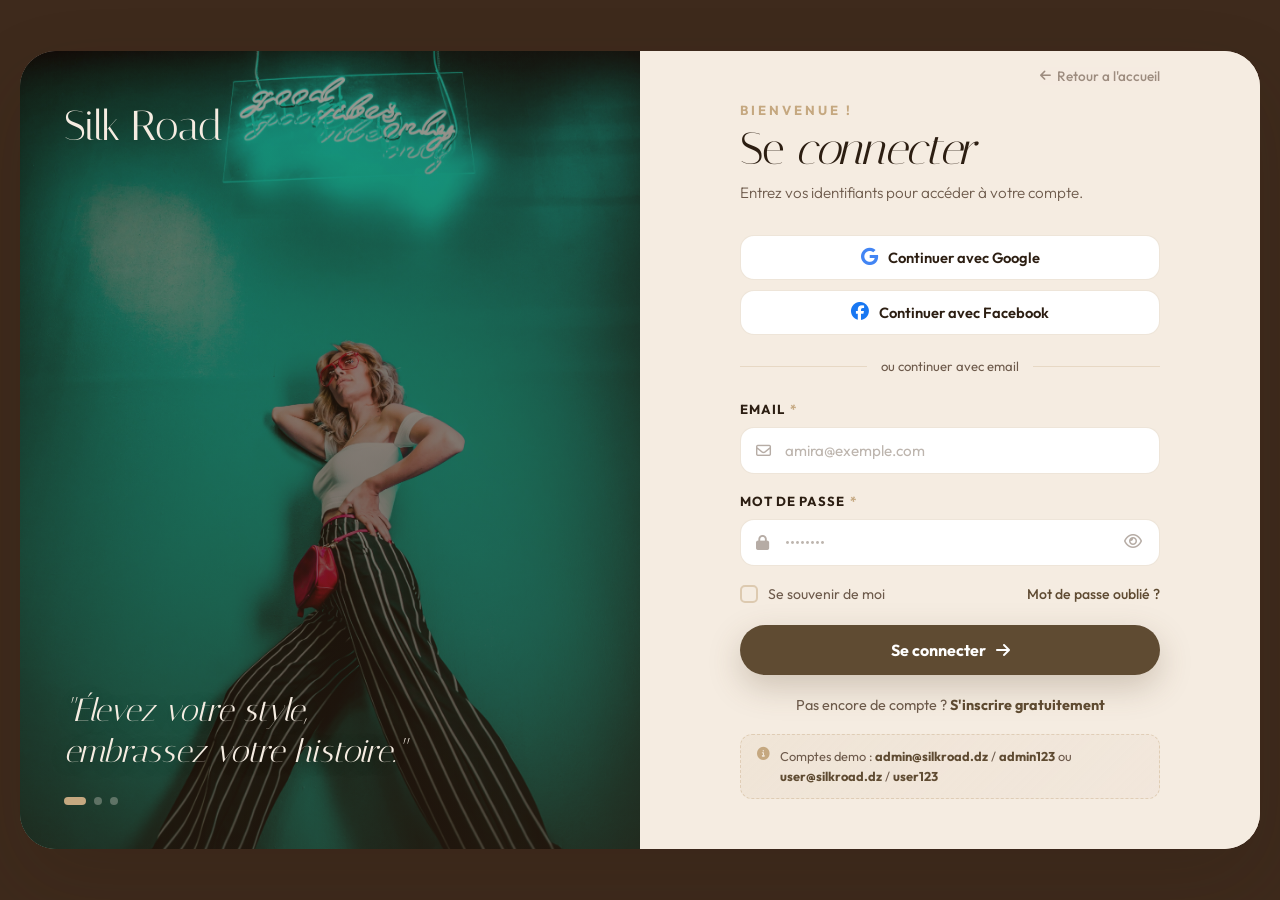
<file: auth/Connexion.html>
<!DOCTYPE html>
<html lang="fr">

<head>
  <meta charset="UTF-8">
  <meta name="viewport" content="width=device-width, initial-scale=1.0">
  <title>Silk Road | Connexion</title>
  <link rel="preconnect" href="https://fonts.googleapis.com">
  <link rel="preconnect" href="https://fonts.gstatic.com" crossorigin>
  <link href="https://fonts.googleapis.com/css2?family=Italiana&family=Outfit:wght@300;400;500;600;700&display=swap"
    rel="stylesheet">
  <link rel="icon" type="image/png" href="../images accueil/Logo.png">
  <link rel="stylesheet" href="https://cdnjs.cloudflare.com/ajax/libs/font-awesome/6.5.0/css/all.min.css">
  <link rel="stylesheet" href="Auth.css">
</head>

<body>
 
  <div class="page-wrapper">
    <div class="auth-canvas">
      <div class="auth-grid">
        <div class="auth-visual">
          <div class="visual-overlay"></div>
          <img src="../images accueil/image1.jpg" alt="Silk Road" class="visual-img">
          <div class="visual-content">
            <a href="../index.html" class="visual-logo">Silk Road</a>
            <div class="visual-quote">
              <blockquote>"Élevez votre style,<br>embrassez votre histoire."</blockquote>
              <div class="quote-dots"><span class="dot active"></span><span class="dot"></span><span class="dot"></span>
              </div>
            </div>
          </div>
        </div>
        <div class="auth-form-panel">
          <div class="auth-form-inner">
            <a href="../index.html" class="back-home-btn">
              <i class="fa-solid fa-arrow-left"></i>
                Retour a l'accueil
            </a>
            <div class="mobile-logo"><a href="../index.html" class="logo-link-mobile">Silk Road</a></div>
            <div class="form-header"><span class="form-subtitle">Bienvenue !</span>
              <h1 class="form-title">Se <em class="italic">connecter</em></h1>
              <p class="form-desc">Entrez vos identifiants pour accéder à votre compte.</p>
            </div>
            <div class="social-login">
              <button class="social-btn" type="button"><i class="fa-brands fa-google"></i> Continuer avec
                Google</button>
              <button class="social-btn" type="button"><i class="fa-brands fa-facebook"></i> Continuer avec
                Facebook</button>
            </div>
            <div class="divider-text"><span>ou continuer avec email</span></div>
            <form id="login-form" novalidate>
              <div class="form-group">
                <label class="form-label" for="email">Email <span class="required">*</span></label>
                <div class="input-wrap"><i class="fa-regular fa-envelope input-icon"></i><input type="email" id="email"
                    class="form-input" placeholder="amira@exemple.com" autocomplete="email"></div>
                <span class="error-msg" id="email-error">Veuillez entrer une adresse email valide.</span>
              </div>
              <div class="form-group">
                <label class="form-label" for="password">Mot de passe <span class="required">*</span></label>
                <div class="input-wrap"><i class="fa-solid fa-lock input-icon"></i><input type="password" id="password"
                    class="form-input" placeholder="••••••••" autocomplete="current-password"><button type="button"
                    class="toggle-pw" id="toggle-pw" aria-label="Afficher le mot de passe"><i class="fa-regular fa-eye"
                      id="pw-eye-icon"></i></button></div>
                <span class="error-msg" id="password-error">Le mot de passe doit contenir au moins 6 caractères.</span>
              </div>
              <div class="form-row-inline">
                <label class="checkbox-label"><input type="checkbox" id="remember-me" class="checkbox-input"><span
                    class="checkbox-custom"></span> Se souvenir de moi</label>
                <a href="#" class="forgot-link">Mot de passe oublié ?</a>
              </div>
              <div class="alert alert-error" id="login-error" style="display:none;"><i
                  class="fa-solid fa-circle-exclamation"></i><span id="login-error-msg">Identifiants incorrects.
                  Veuillez réessayer.</span></div>
              <div class="alert alert-success" id="login-success" style="display:none;"><i
                  class="fa-solid fa-circle-check"></i><span>Connexion réussie ! Redirection en cours...</span></div>
              <button type="submit" class="submit-btn" id="submit-btn"><span id="btn-text">Se connecter</span><i
                  class="fa-solid fa-arrow-right" id="btn-icon"></i></button>
            </form>
            <p class="auth-switch">Pas encore de compte ? <a href="Inscription.html" class="auth-switch-link">S'inscrire
                gratuitement</a></p>
            <div class="demo-hint"><i class="fa-solid fa-circle-info"></i><span>Comptes demo :
                <strong>admin@silkroad.dz</strong> / <strong>admin123</strong> ou <strong>user@silkroad.dz</strong> /
                <strong>user123</strong></span></div>
          </div>
        </div>
      </div>
    </div>
  </div>
  <script src="Connexion.js"></script>
</body>

</html>
</file>
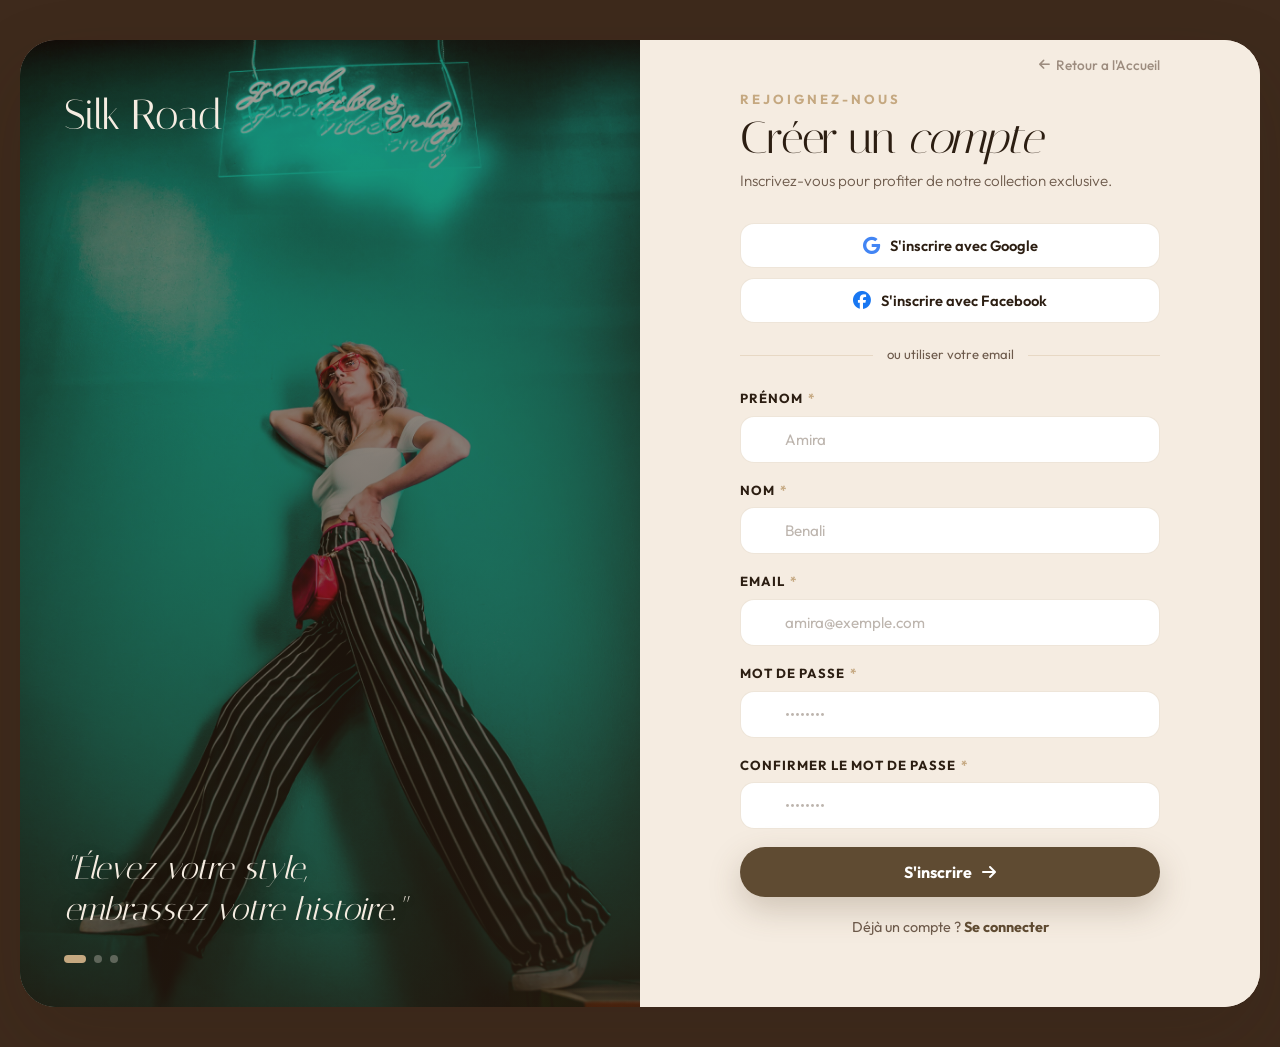
<file: auth/Inscription.html>
<!DOCTYPE html>
<html lang="fr">

<head>
  <meta charset="UTF-8">
  <meta name="viewport" content="width=device-width, initial-scale=1.0">
  <title>Silk Road | Inscription</title>
  <link rel="preconnect" href="https://fonts.googleapis.com">
  <link rel="preconnect" href="https://fonts.gstatic.com" crossorigin>
  <link href="https://fonts.googleapis.com/css2?family=Italiana&family=Outfit:wght@300;400;500;600;700&display=swap"
    rel="stylesheet">
    <link rel="icon" type="image/png" href="../images accueil/Logo.png">
  <link rel="stylesheet" href="https://cdnjs.cloudflare.com/ajax/libs/font-awesome/6.5.0/css/all.min.css">
  <link rel="stylesheet" href="Auth.css">
</head>

<body>
  <div class="page-wrapper">
    <div class="auth-canvas">
      <div class="auth-grid">
        <div class="auth-visual">
          <div class="visual-overlay"></div>
          <img src="../images accueil/image1.jpg" alt="Silk Road" class="visual-img">
          <div class="visual-content">
            <a href="../index.html" class="visual-logo">Silk Road</a>
            <div class="visual-quote">
              <blockquote>"Élevez votre style,<br>embrassez votre histoire."</blockquote>
              <div class="quote-dots"><span class="dot active"></span><span class="dot"></span><span class="dot"></span>
              </div>
            </div>
          </div>
        </div>
        <div class="auth-form-panel">
          <div class="auth-form-inner">
            <a href="../index.html" class="back-home-btn">
              <i class="fa-solid fa-arrow-left"></i>
                Retour a l'Accueil
            </a>
            <div class="mobile-logo"><a href="../index.html" class="logo-link-mobile">Silk Road</a></div>
            <div class="form-header"><span class="form-subtitle">Rejoignez-nous</span>
              <h1 class="form-title">Créer un <em class="italic">compte</em></h1>
              <p class="form-desc">Inscrivez-vous pour profiter de notre collection exclusive.</p>
            </div>
            <div class="social-login">
              <button class="social-btn" type="button"><i class="fa-brands fa-google"></i> S'inscrire avec
                Google</button>
              <button class="social-btn" type="button"><i class="fa-brands fa-facebook"></i> S'inscrire avec
                Facebook</button>
            </div>
            <div class="divider-text"><span>ou utiliser votre email</span></div>
            <form id="register-form" novalidate>
              <div class="form-row">
                <div class="form-group"><label class="form-label" for="prenom">Prénom <span
                      class="required">*</span></label><input type="text" id="prenom" class="form-input"
                    placeholder="Amira"></div>
                <div class="form-group"><label class="form-label" for="nom">Nom <span
                      class="required">*</span></label><input type="text" id="nom" class="form-input"
                    placeholder="Benali"></div>
              </div>
              <div class="form-group"><label class="form-label" for="email">Email <span
                    class="required">*</span></label><input type="email" id="email" class="form-input"
                  placeholder="amira@exemple.com"></div>
              <div class="form-group"><label class="form-label" for="password">Mot de passe <span
                    class="required">*</span></label><input type="password" id="password" class="form-input"
                  placeholder="••••••••"><span class="error-msg">Minimum 6 caractères, une majuscule, une minuscule, un
                  chiffre.</span></div>
              <div class="form-group"><label class="form-label" for="confirm-password">Confirmer le mot de passe <span
                    class="required">*</span></label><input type="password" id="confirm-password" class="form-input"
                  placeholder="••••••••"></div>
              <div class="alert alert-error" id="register-error" style="display:none;"><i
                  class="fa-solid fa-circle-exclamation"></i><span>Erreur d'inscription.</span></div>
              <div class="alert alert-success" id="register-success" style="display:none;"><i
                  class="fa-solid fa-circle-check"></i><span>Inscription réussie ! Redirection...</span></div>
              <button type="submit" class="submit-btn">S'inscrire <i class="fa-solid fa-arrow-right"></i></button>
            </form>
            <p class="auth-switch">Déjà un compte ? <a href="Connexion.html" class="auth-switch-link">Se connecter</a>
            </p>
          </div>
        </div>
      </div>
    </div>
  </div>
  <script src="Inscription.js"></script>
</body>

</html>
</file>
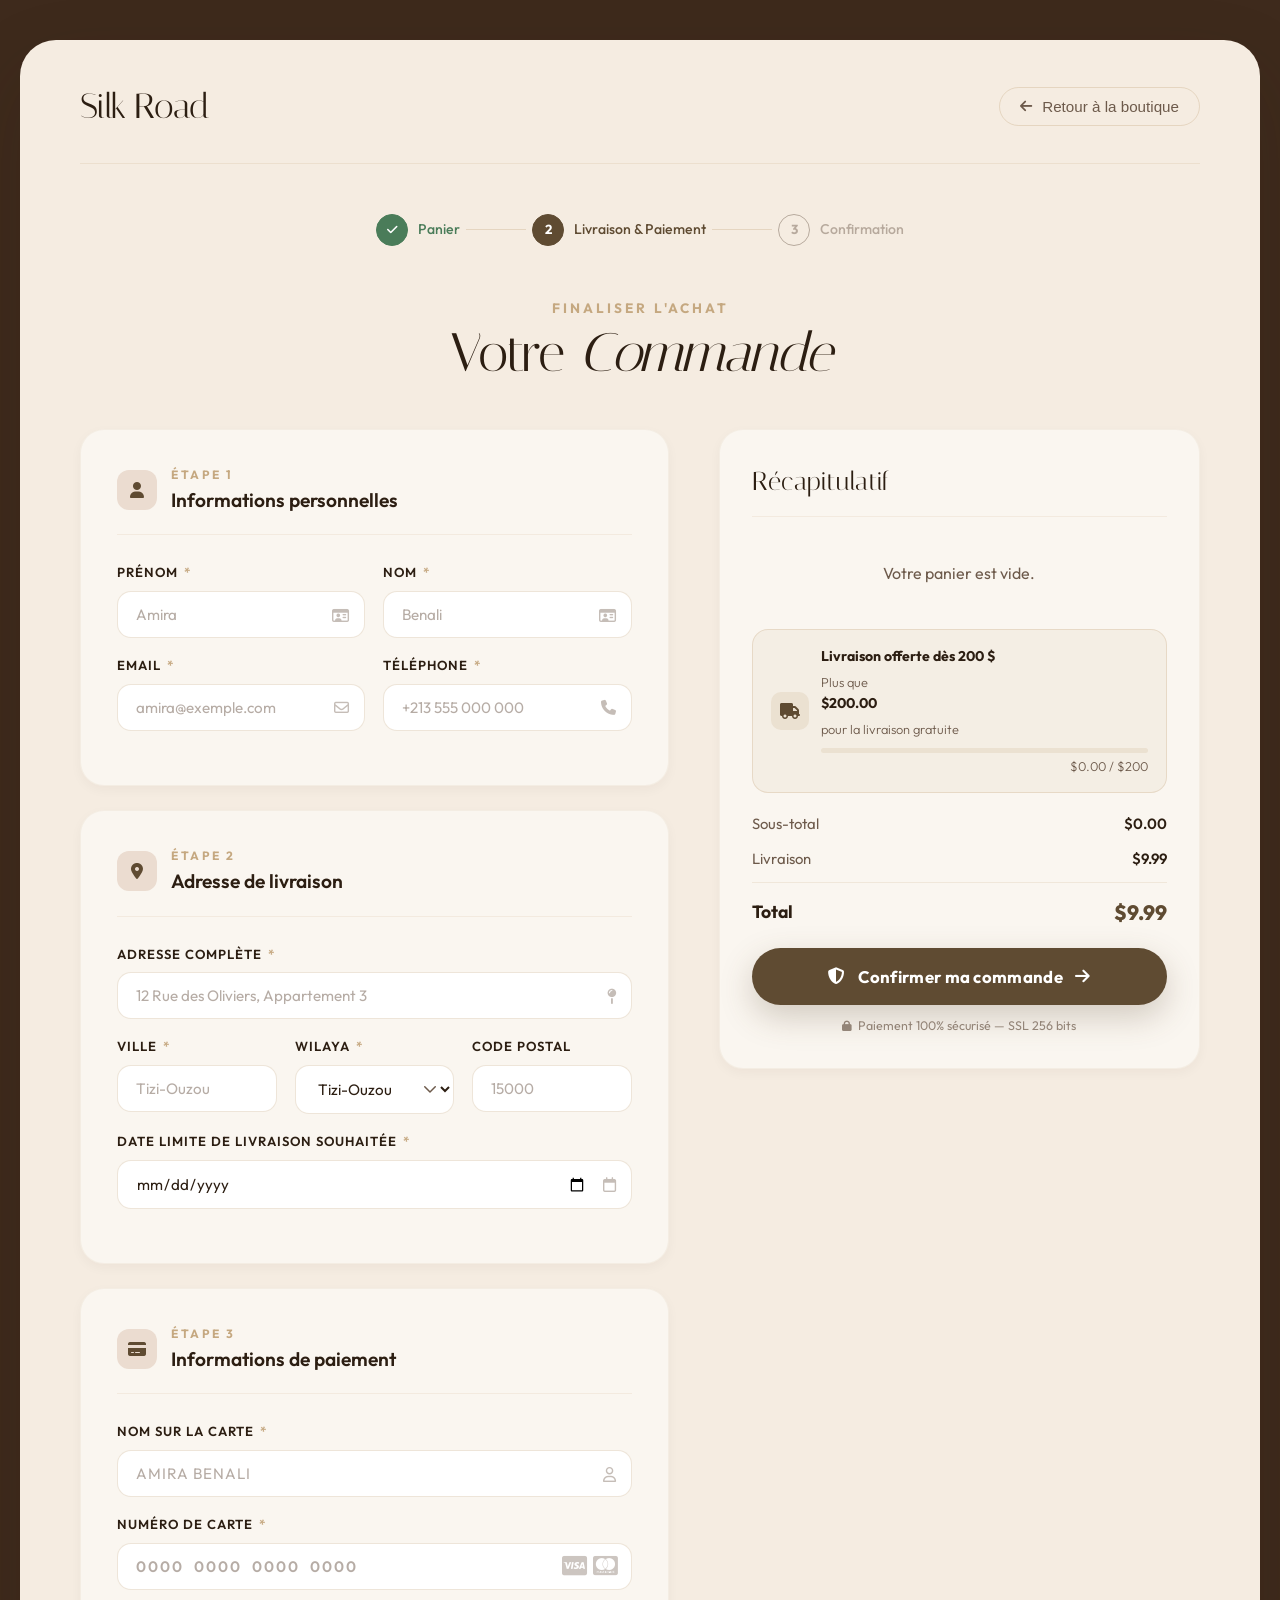
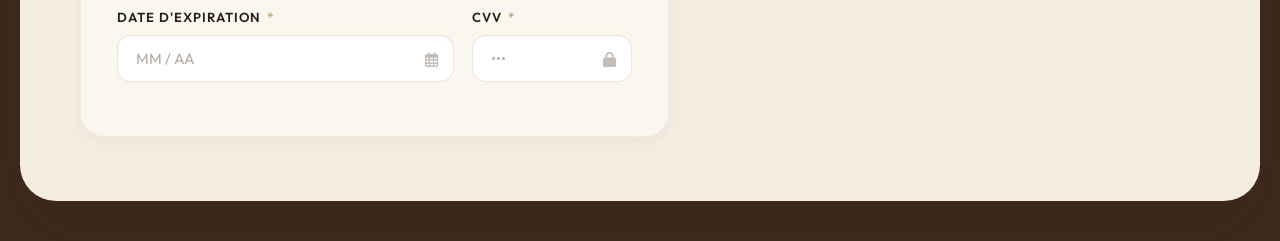
<file: commande/Commande.html>
<!DOCTYPE html>
<html lang="fr">

<head>
  <meta charset="UTF-8">
  <meta name="viewport" content="width=device-width, initial-scale=1.0">
  <title>Silk Road | Finaliser ma commande</title>


  <link rel="preconnect" href="https://fonts.googleapis.com">
  <link rel="preconnect" href="https://fonts.gstatic.com" crossorigin>
  <link href="https://fonts.googleapis.com/css2?family=Italiana&family=Outfit:wght@300;400;500;600;700&display=swap"
    rel="stylesheet">
  <link rel="icon" type="image/png" href="../images accueil/Logo.png">
  <link rel="stylesheet" href="https://cdnjs.cloudflare.com/ajax/libs/font-awesome/6.5.0/css/all.min.css"
    crossorigin="anonymous" referrerpolicy="no-referrer" />


  <link rel="stylesheet" href="Commande.css">
</head>

<body>

  <div class="page-wrapper">
    <div class="boutique-canvas">


      <header class="navbar">
        <a href="../index.html" class="logo-link">Silk Road</a>
        <a href="../Produit/Produit.html"><button class="back-btn">
            <i class="fa-solid fa-arrow-left" style="font-size:14px;"></i>
            Retour à la boutique
          </button></a>
      </header>


      <div class="steps-bar">
        <div class="step done">
          <div class="step-num"><i class="fa-solid fa-check" style="font-size:12px;"></i></div>
          <span>Panier</span>
        </div>
        <div class="step-connector"></div>
        <div class="step active">
          <div class="step-num">2</div>
          <span>Livraison &amp; Paiement</span>
        </div>
        <div class="step-connector"></div>
        <div class="step" id="step-confirm">
          <div class="step-num">3</div>
          <span>Confirmation</span>
        </div>
      </div>


      <div class="page-header">
        <span class="page-subtitle">Finaliser l'achat</span>
        <h1 class="page-title">Votre <em class="italic">Commande</em></h1>
      </div>


      <div class="checkout-grid">


        <div class="checkout-form">


          <div class="form-section">
            <div class="section-head">
              <div class="section-icon"><i class="fa-solid fa-user"></i></div>
              <div>
                <span class="section-label">Étape 1</span>
                <div class="section-title">Informations personnelles</div>
              </div>
            </div>
            <div class="form-row">
              <div class="form-group">
                <label class="form-label" for="prenom">Prénom <span class="required">*</span></label>
                <div class="input-wrap">
                  <input type="text" id="prenom" class="form-input" placeholder="Amira" autocomplete="given-name">
                  <i class="fa-regular fa-id-card input-icon"></i>
                </div>
              </div>
              <div class="form-group">
                <label class="form-label" for="nom">Nom <span class="required">*</span></label>
                <div class="input-wrap">
                  <input type="text" id="nom" class="form-input" placeholder="Benali" autocomplete="family-name">
                  <i class="fa-regular fa-id-card input-icon"></i>
                </div>
              </div>
            </div>
            <div class="form-row">
              <div class="form-group">
                <label class="form-label" for="email">Email <span class="required">*</span></label>
                <div class="input-wrap">
                  <input type="email" id="email" class="form-input" placeholder="amira@exemple.com"
                    autocomplete="email">
                  <i class="fa-regular fa-envelope input-icon"></i>
                </div>
              </div>
              <div class="form-group">
                <label class="form-label" for="phone">Téléphone <span class="required">*</span></label>
                <div class="input-wrap">
                  <input type="tel" id="phone" class="form-input" placeholder="+213 555 000 000" autocomplete="tel">
                  <i class="fa-solid fa-phone input-icon"></i>
                </div>
              </div>
            </div>
          </div>


          <div class="form-section">
            <div class="section-head">
              <div class="section-icon"><i class="fa-solid fa-location-dot"></i></div>
              <div>
                <span class="section-label">Étape 2</span>
                <div class="section-title">Adresse de livraison</div>
              </div>
            </div>
            <div class="form-row single">
              <div class="form-group">
                <label class="form-label" for="adresse">Adresse complète <span class="required">*</span></label>
                <div class="input-wrap">
                  <input type="text" id="adresse" class="form-input" placeholder="12 Rue des Oliviers, Appartement 3"
                    autocomplete="street-address">
                  <i class="fa-solid fa-map-pin input-icon"></i>
                </div>
              </div>
            </div>
            <div class="form-row triple">
              <div class="form-group">
                <label class="form-label" for="ville">Ville <span class="required">*</span></label>
                <input type="text" id="ville" class="form-input" placeholder="Tizi-Ouzou" autocomplete="address-level2">
              </div>
              <div class="form-group">
                <label class="form-label" for="wilaya">Wilaya <span class="required">*</span></label>
                <select id="wilaya" class="form-select">
                  <option value="">Sélectionner</option>
                  <option>Alger</option>
                  <option>Oran</option>
                  <option selected>Tizi-Ouzou</option>
                  <option>Constantine</option>
                  <option>Annaba</option>
                  <option>Béjaïa</option>
                  <option>Blida</option>
                  <option>Sétif</option>
                  <option>Sidi Bel Abbès</option>
                  <option>Batna</option>
                  <option>Biskra</option>
                  <option>Tlemcen</option>
                  <option>Médéa</option>
                  <option>Mostaganem</option>
                  <option>M'Sila</option>
                  <option>Mascara</option>
                  <option>Ouargla</option>
                  <option>Boumerdès</option>
                  <option>Tipaza</option>
                  <option>Aïn Defla</option>
                  <option>Naâma</option>
                  <option>Aïn Témouchent</option>
                  <option>Ghardaïa</option>
                  <option>Relizane</option>
                  <option>El Bayadh</option>
                  <option>Tissemsilt</option>
                  <option>El Oued</option>
                  <option>Khenchela</option>
                  <option>Souk Ahras</option>
                  <option>Tamanghasset</option>
                  <option>Tébessa</option>
                  <option>Illizi</option>
                  <option>Bordj Bou Arréridj</option>
                  <option>Bouira</option>
                  <option>Tamanrasset</option>
                  <option>Djelfa</option>
                  <option>Jijel</option>
                  <option>Skikda</option>
                  <option>Guelma</option>
                  <option>Laghouat</option>
                  <option>Oum El Bouaghi</option>
                  <option>Saïda</option>
                  <option>Chlef</option>
                  <option>El Tarf</option>
                  <option>Tiaret</option>
                  <option>Mila</option>
                  <option>Adrar</option>
                  <option>Tindouf</option>
                </select>
              </div>
              <div class="form-group">
                <label class="form-label" for="code-postal">Code postal</label>
                <input type="text" id="code-postal" class="form-input" placeholder="15000" autocomplete="postal-code">
              </div>
            </div>


            <div class="form-row single" style="margin-top: 6px;">
              <div class="form-group">
                <label class="form-label" for="date-livraison">Date limite de livraison souhaitée <span
                    class="required">*</span></label>
                <div class="input-wrap">
                  <input type="date" id="date-livraison" class="form-input" min="">
                  <i class="fa-regular fa-calendar input-icon"></i>
                </div>
                <div class="delivery-info-box" id="delivery-info">
                  <i class="fa-solid fa-truck-fast"></i>
                  <p>Votre commande sera livrée au plus tard le <strong id="delivery-date-display">—</strong>. Délai
                    estimé : <strong>3 à 7 jours ouvrables</strong> selon votre wilaya.</p>
                </div>
              </div>
            </div>
          </div>


          <div class="form-section">
            <div class="section-head">
              <div class="section-icon"><i class="fa-solid fa-credit-card"></i></div>
              <div>
                <span class="section-label">Étape 3</span>
                <div class="section-title">Informations de paiement</div>
              </div>
            </div>

            <div class="form-row single">
              <div class="form-group">
                <label class="form-label" for="card-holder">Nom sur la carte <span class="required">*</span></label>
                <div class="input-wrap">
                  <input type="text" id="card-holder" class="form-input" placeholder="AMIRA BENALI"
                    autocomplete="cc-name" style="text-transform:uppercase; letter-spacing: 1px;">
                  <i class="fa-regular fa-user input-icon"></i>
                </div>
              </div>
            </div>

            <div class="form-row single">
              <div class="form-group">
                <label class="form-label" for="card-number">Numéro de carte <span class="required">*</span></label>
                <div class="card-number-wrap">
                  <input type="text" id="card-number" class="form-input" placeholder="0000  0000  0000  0000"
                    maxlength="19" autocomplete="cc-number"
                    style="padding-right: 100px; letter-spacing: 2px; font-weight: 600;">
                  <div class="card-brand-icons">
                    <i class="fa-brands fa-cc-visa" id="icon-visa"></i>
                    <i class="fa-brands fa-cc-mastercard" id="icon-mc"></i>
                  </div>
                </div>
              </div>
            </div>

            <div class="form-row triple">
              <div class="form-group" style="grid-column: span 2;">
                <label class="form-label" for="card-expiry">Date d'expiration <span class="required">*</span></label>
                <div class="input-wrap">
                  <input type="text" id="card-expiry" class="form-input" placeholder="MM / AA" maxlength="7"
                    autocomplete="cc-exp">
                  <i class="fa-regular fa-calendar-days input-icon"></i>
                </div>
              </div>
              <div class="form-group">
                <label class="form-label" for="card-cvv">CVV <span class="required">*</span></label>
                <div class="input-wrap">
                  <input type="password" id="card-cvv" class="form-input" placeholder="•••" maxlength="4"
                    autocomplete="cc-csc">
                  <i class="fa-solid fa-lock input-icon"></i>
                </div>
              </div>
            </div>
          </div>

        </div>


        <div class="order-summary">
          <div class="summary-card">
            <h2 class="summary-title">Récapitulatif</h2>

            <div class="summary-items" id="summary-items">

            </div>


            <div class="shipping-banner not-free" id="shipping-banner">
              <div class="shipping-banner-icon"><i class="fa-solid fa-truck" id="banner-truck-icon"></i></div>
              <div class="shipping-banner-text">
                <strong id="banner-title">Livraison offerte dès 200 $</strong>
                <span id="banner-sub">Ajoutez <span id="banner-remaining">—</span> pour bénéficier de la livraison
                  gratuite</span>
                <div class="shipping-progress-wrap" id="progress-wrap">
                  <div class="shipping-progress-bar">
                    <div class="shipping-progress-fill" id="progress-fill" style="width:0%"></div>
                  </div>
                  <div class="shipping-progress-label"><span id="progress-label">0 $ / 200 $</span></div>
                </div>
              </div>
            </div>

            <div class="summary-lines">
              <div class="summary-line">
                <span class="label">Sous-total</span>
                <span class="value" id="subtotal-val">—</span>
              </div>
              <div class="summary-line" id="shipping-line">
                <span class="label">Livraison</span>
                <span class="value" id="shipping-val">—</span>
              </div>
              <div class="summary-line total-line">
                <span class="label">Total</span>
                <span class="value" id="total-val">—</span>
              </div>
            </div>

            <button class="submit-btn" id="submit-order">
              <i class="fa-solid fa-shield-halved"></i>
              Confirmer ma commande
              <i class="fa-solid fa-arrow-right"></i>
            </button>
            <p class="secure-note">
              <i class="fa-solid fa-lock" style="font-size:11px;"></i>
              Paiement 100% sécurisé — SSL 256 bits
            </p>
          </div>
        </div>

      </div>
    </div>
  </div>


  <div class="success-overlay" id="success-overlay">
    <div class="success-card">
      <div class="success-icon-wrap">
        <i class="fa-solid fa-check"></i>
      </div>
      <span class="success-tag">Commande confirmée</span>
      <h2 class="success-title">Merci pour votre <em>achat</em>!</h2>
      <p class="success-desc">
        Votre commande a bien été enregistrée. Vous recevrez un email de confirmation sous peu avec le suivi de votre
        livraison.
      </p>
      <div class="success-meta">
        <div class="success-meta-line">
          <span class="m-label">Commande N°</span>
          <span class="m-value" id="confirm-order-num">#SR-000000</span>
        </div>
        <div class="success-meta-line">
          <span class="m-label">Livraison estimée</span>
          <span class="m-value" id="confirm-delivery">—</span>
        </div>
        <div class="success-meta-line">
          <span class="m-label">Total payé</span>
          <span class="m-value" id="confirm-total">—</span>
        </div>
      </div>
      <div class="success-actions">
        <a href="../index.html" class="btn-primary-sm">
          <i class="fa-solid fa-bag-shopping" style="font-size:14px;"></i>
          Continuer mes achats
        </a>
        <button class="btn-secondary-sm" onclick="window.print()">
          <i class="fa-solid fa-print" style="font-size:14px;"></i>
          Imprimer
        </button>
      </div>
    </div>
  </div>


  <script src="Commande.js"></script>

</body>

</html>
</file>
<file: auth/Auth.css>
:root {
  --bg-dark-brown: #3E2A1C;
  --bg-canvas: #F5ECE1;
  --bg-card: #FAF6F0;
  --text-dark: #2C1E12;
  --text-muted: #6D5A4B;
  --accent-brown: #5F4B32;
  --accent-gold: #C5A880;
  --accent-pink: #EBDCD0;
  --white: #FFFFFF;
  --success: #4A7C59;
  --error: #c0392b;
  --font-serif: 'Italiana', serif;
  --font-sans: 'Outfit', sans-serif;
  --transition-smooth: all 0.4s cubic-bezier(0.25, 1, 0.5, 1);
  --transition-spring: all 0.5s cubic-bezier(0.175, 0.885, 0.32, 1.275);
  --shadow-premium: 0 32px 80px rgba(44, 30, 18, 0.16);
  --shadow-sm: 0 4px 12px rgba(44, 30, 18, 0.04);
}

* { box-sizing: border-box; margin: 0; padding: 0; }
html { scroll-behavior: smooth; font-size: 16px; }
body {
  font-family: var(--font-sans);
  background-color: var(--bg-dark-brown);
  color: var(--text-dark);
  min-height: 100vh;
  line-height: 1.5;
  overflow-x: hidden;
}

::-webkit-scrollbar { width: 8px; }
::-webkit-scrollbar-track { background: var(--bg-dark-brown); }
::-webkit-scrollbar-thumb { background: var(--accent-brown); border-radius: 4px; }

.page-wrapper {
  padding: 40px 20px;
  max-width: 1400px;
  margin: 0 auto;
  min-height: 100vh;
  display: flex;
  align-items: center;
  justify-content: center;
}

.back-home-btn {
  position: fixed;
  top: -35px;
  right: 0;
  display: flex;
  align-items: center;
  gap: 6px;
  color: var(--text-muted);
  text-decoration: none;
  font-size: 0.85rem;
  font-weight: 500;
  opacity: 0.65;
  transition: all 0.25s ease;
}

.back-home-btn i {
  font-size: 0.78rem;
  transition: transform 0.25s ease;
}

.back-home-btn:hover {
  opacity: 1;
  color: var(--text-dark);
}

.back-home-btn:hover i {
  transform: translateX(-3px);
}
.auth-canvas {
  width: 100%;
  background-color: var(--bg-canvas);
  border-radius: 36px;
  box-shadow: var(--shadow-premium);
  overflow: hidden;
  min-height: 680px;
}

.auth-grid {
  display: grid;
  grid-template-columns: 1fr 1fr;
  min-height: 680px;
}

.auth-visual {
  position: relative;
  overflow: hidden;
  background-color: var(--bg-dark-brown);
  min-height: 680px;
}

.visual-img {
  width: 100%;
  height: 100%;
  object-fit: cover;
  object-position: top center;
  position: absolute;
  inset: 0;
  transition: transform 8s ease;
}
.auth-visual:hover .visual-img { transform: scale(1.04); }

.visual-overlay {
  position: absolute;
  inset: 0;
  background: linear-gradient(
    160deg,
    rgba(44, 30, 18, 0.4) 0%,
    rgba(44, 30, 18, 0.75) 100%
  );
  z-index: 1;
}

.visual-content {
  position: absolute;
  inset: 0;
  z-index: 2;
  display: flex;
  flex-direction: column;
  justify-content: space-between;
  padding: 44px 44px;
}

.visual-logo {
  font-family: var(--font-serif);
  font-size: 2.6rem;
  color: var(--bg-canvas);
  text-decoration: none;
  font-weight: 500;
  letter-spacing: -1px;
  opacity: 0;
  transform: translateY(-20px);
  animation: fadeUp 0.8s cubic-bezier(0.25, 1, 0.5, 1) 0.2s forwards;
}

.visual-quote {
  opacity: 0;
  transform: translateY(20px);
  animation: fadeUp 0.8s cubic-bezier(0.25, 1, 0.5, 1) 0.5s forwards;
}

.visual-quote blockquote {
  font-family: var(--font-serif);
  font-size: 2rem;
  font-weight: 400;
  color: var(--bg-canvas);
  line-height: 1.3;
  font-style: italic;
  margin-bottom: 24px;
  text-shadow: 0 2px 20px rgba(0,0,0,0.3);
}

.quote-dots { display: flex; gap: 8px; }
.dot {
  width: 8px; height: 8px;
  border-radius: 50%;
  background-color: rgba(245, 236, 225, 0.3);
  transition: var(--transition-smooth);
}
.dot.active { background-color: var(--accent-gold); width: 22px; border-radius: 4px; }

.auth-form-panel {
  display: flex;
  align-items: center;
  justify-content: center;
  padding: 50px 60px;
  background-color: var(--bg-canvas);
  overflow-y: auto;
}

.auth-form-inner {
  position: relative;
  width: 100%;
  max-width: 420px;
  opacity: 0;
  transform: translateX(30px);
  animation: slideIn 0.7s cubic-bezier(0.25, 1, 0.5, 1) 0.3s forwards;
}

@keyframes slideIn { to { opacity: 1; transform: translateX(0); } }
@keyframes fadeUp  { to { opacity: 1; transform: translateY(0); } }


.mobile-logo { display: none; margin-bottom: 30px; }
.logo-link-mobile {
  font-family: var(--font-serif);
  font-size: 2rem;
  color: var(--text-dark);
  text-decoration: none;
}


.form-header { margin-bottom: 30px; }
.form-subtitle {
  font-size: 0.82rem;
  text-transform: uppercase;
  letter-spacing: 3px;
  color: var(--accent-gold);
  font-weight: 700;
  display: block;
  margin-bottom: 6px;
}
.form-title {
  font-family: var(--font-serif);
  font-size: 2.8rem;
  font-weight: 400;
  color: var(--text-dark);
  letter-spacing: -1px;
  line-height: 1;
  margin-bottom: 10px;
}
.form-title .italic { font-style: italic; }
.form-desc { font-size: 0.95rem; color: var(--text-muted); font-weight: 300; line-height: 1.5; }


.social-login { display: flex; flex-direction: column; gap: 10px; margin-bottom: 22px; }
.social-btn {
  display: flex;
  align-items: center;
  justify-content: center;
  gap: 10px;
  width: 100%;
  padding: 12px;
  border: 1.5px solid rgba(197, 168, 128, 0.3);
  border-radius: 14px;
  background-color: var(--white);
  font-family: var(--font-sans);
  font-size: 0.92rem;
  font-weight: 600;
  color: var(--text-dark);
  cursor: pointer;
  transition: var(--transition-smooth);
}
.social-btn i { font-size: 18px; }
.social-btn:first-child i { color: #4285F4; }
.social-btn:last-child i { color: #1877F2; }
.social-btn:hover { border-color: var(--accent-gold); background-color: var(--bg-card); transform: translateY(-1px); }


.divider-text {
  display: flex;
  align-items: center;
  gap: 14px;
  margin-bottom: 24px;
  color: var(--text-muted);
  font-size: 0.82rem;
}
.divider-text::before, .divider-text::after {
  content: '';
  flex: 1;
  height: 1px;
  background-color: rgba(197, 168, 128, 0.3);
}
.divider-text span { white-space: nowrap; font-weight: 400; }


.form-group { margin-bottom: 18px; display: flex; flex-direction: column; gap: 7px; }
.form-label {
  font-size: 0.82rem;
  font-weight: 700;
  text-transform: uppercase;
  letter-spacing: 1px;
  color: var(--text-dark);
}
.required { color: var(--accent-gold); margin-left: 2px; }
.input-wrap { position: relative; }
.input-icon {
  position: absolute;
  left: 16px;
  top: 50%;
  transform: translateY(-50%);
  color: rgba(109, 90, 75, 0.5);
  font-size: 15px;
  pointer-events: none;
}
.form-input {
  width: 100%;
  padding: 13px 18px 13px 44px;
  border: 1.5px solid rgba(197, 168, 128, 0.3);
  border-radius: 14px;
  background-color: var(--white);
  font-family: var(--font-sans);
  font-size: 0.95rem;
  color: var(--text-dark);
  outline: none;
  transition: var(--transition-smooth);
}
.form-input::placeholder { color: rgba(109, 90, 75, 0.45); }
.form-input:focus {
  border-color: var(--accent-gold);
  box-shadow: 0 0 0 3px rgba(197, 168, 128, 0.15);
  background-color: #FFFDF9;
}
.form-input.error { border-color: var(--error); box-shadow: 0 0 0 3px rgba(192, 57, 43, 0.1); }
.error-msg { font-size: 0.78rem; color: var(--error); font-weight: 500; display: none; }
.error-msg.visible { display: block; }

.toggle-pw {
  position: absolute;
  right: 14px;
  top: 50%;
  transform: translateY(-50%);
  background: none;
  border: none;
  cursor: pointer;
  color: rgba(109, 90, 75, 0.5);
  font-size: 16px;
  padding: 4px;
  transition: var(--transition-smooth);
}
.toggle-pw:hover { color: var(--accent-brown); }
.form-input[type="password"],
.form-input.has-toggle { padding-right: 46px; }


.form-row-inline {
  display: flex;
  justify-content: space-between;
  align-items: center;
  margin-bottom: 20px;
}

.checkbox-label {
  display: flex;
  align-items: center;
  gap: 10px;
  cursor: pointer;
  font-size: 0.88rem;
  color: var(--text-muted);
  font-weight: 400;
  user-select: none;
}
.checkbox-input { display: none; }
.checkbox-custom {
  width: 18px; height: 18px;
  border: 2px solid rgba(197, 168, 128, 0.5);
  border-radius: 5px;
  flex-shrink: 0;
  transition: var(--transition-smooth);
  position: relative;
}
.checkbox-input:checked + .checkbox-custom {
  background-color: var(--accent-brown);
  border-color: var(--accent-brown);
}
.checkbox-input:checked + .checkbox-custom::after {
  content: '';
  position: absolute;
  left: 4px; top: 1px;
  width: 6px; height: 10px;
  border: 2px solid var(--white);
  border-top: none;
  border-left: none;
  transform: rotate(45deg);
}

.forgot-link {
  font-size: 0.88rem;
  color: var(--accent-brown);
  text-decoration: none;
  font-weight: 500;
  transition: var(--transition-smooth);
}
.forgot-link:hover { text-decoration: underline; }

.alert {
  display: flex;
  align-items: center;
  gap: 10px;
  padding: 13px 16px;
  border-radius: 12px;
  font-size: 0.88rem;
  font-weight: 500;
  margin-bottom: 18px;
  animation: fadeUp 0.4s ease forwards;
}
.alert i { font-size: 16px; flex-shrink: 0; }
.alert-error { background-color: rgba(192, 57, 43, 0.08); color: var(--error); border: 1px solid rgba(192, 57, 43, 0.2); }
.alert-success { background-color: rgba(74, 124, 89, 0.08); color: var(--success); border: 1px solid rgba(74, 124, 89, 0.2); }


.submit-btn {
  width: 100%;
  background-color: var(--accent-brown);
  color: var(--white);
  border: none;
  padding: 15px 28px;
  border-radius: 30px;
  font-size: 1rem;
  font-weight: 700;
  cursor: pointer;
  font-family: var(--font-sans);
  transition: var(--transition-spring);
  box-shadow: 0 12px 32px rgba(95, 75, 50, 0.25);
  display: flex;
  align-items: center;
  justify-content: center;
  gap: 10px;
  position: relative;
  overflow: hidden;
  margin-bottom: 20px;
}
.submit-btn::before {
  content: '';
  position: absolute;
  top: 0; left: -100%;
  width: 100%; height: 100%;
  background: linear-gradient(90deg, transparent, rgba(255,255,255,0.12), transparent);
  transition: left 0.6s ease;
}
.submit-btn:hover { background-color: var(--text-dark); transform: translateY(-2px); box-shadow: 0 18px 40px rgba(44, 30, 18, 0.3); }
.submit-btn:hover::before { left: 100%; }
.submit-btn:disabled { opacity: 0.7; cursor: not-allowed; transform: none; }

.auth-switch { text-align: center; font-size: 0.9rem; color: var(--text-muted); font-weight: 400; margin-bottom: 18px; }
.auth-switch-link { color: var(--accent-brown); font-weight: 700; text-decoration: none; transition: var(--transition-smooth); }
.auth-switch-link:hover { text-decoration: underline; }


.demo-hint {
  display: flex;
  align-items: flex-start;
  gap: 10px;
  padding: 12px 16px;
  background: linear-gradient(135deg, rgba(197, 168, 128, 0.1), rgba(235, 220, 208, 0.3));
  border: 1px dashed rgba(197, 168, 128, 0.4);
  border-radius: 12px;
  font-size: 0.8rem;
  color: var(--text-muted);
  line-height: 1.5;
}
.demo-hint i { color: var(--accent-gold); flex-shrink: 0; margin-top: 1px; }
.demo-hint strong { color: var(--accent-brown); }


.strength-bar { display: flex; gap: 5px; margin-top: 6px; }
.strength-segment {
  flex: 1;
  height: 4px;
  border-radius: 4px;
  background-color: rgba(197, 168, 128, 0.2);
  transition: var(--transition-smooth);
}
.strength-segment.weak   { background-color: #c0392b; }
.strength-segment.medium { background-color: #e67e22; }
.strength-segment.strong { background-color: var(--success); }
.strength-label { font-size: 0.76rem; color: var(--text-muted); font-weight: 500; margin-top: 4px; }

@media (max-width: 900px) {
  .auth-grid { grid-template-columns: 1fr; }
  .auth-visual { display: none; }
  .mobile-logo { display: block; }
  .auth-form-panel { padding: 40px 36px; }
  .page-wrapper { padding: 20px 14px; align-items: flex-start; }
}
@media (max-width: 500px) {
  .auth-form-panel { padding: 30px 22px; }
  .form-title { font-size: 2.2rem; }
  .auth-canvas { border-radius: 24px; }
}
</file>
<file: commande/Commande.css>
:root {
  --bg-dark-brown: #3E2A1C;
  --bg-canvas: #F5ECE1;
  --bg-card: #FAF6F0;
  --text-dark: #2C1E12;
  --text-muted: #6D5A4B;
  --accent-brown: #5F4B32;
  --accent-gold: #C5A880;
  --accent-pink: #EBDCD0;
  --white: #FFFFFF;
  --success: #4A7C59;
  --font-serif: 'Italiana', serif;
  --font-sans: 'Outfit', sans-serif;
  --transition-smooth: all 0.4s cubic-bezier(0.25, 1, 0.5, 1);
  --transition-spring: all 0.5s cubic-bezier(0.175, 0.885, 0.32, 1.275);
  --shadow-premium: 0 32px 80px rgba(44, 30, 18, 0.16);
  --shadow-card: 0 16px 40px rgba(44, 30, 18, 0.06);
  --shadow-sm: 0 4px 12px rgba(44, 30, 18, 0.04);
}

* { box-sizing: border-box; margin: 0; padding: 0; }
html { scroll-behavior: smooth; font-size: 16px; }

body {
  font-family: var(--font-sans);
  background-color: var(--bg-dark-brown);
  color: var(--text-dark);
  min-height: 100vh;
  line-height: 1.5;
  overflow-x: hidden;
}

::-webkit-scrollbar { width: 10px; }
::-webkit-scrollbar-track { background: var(--bg-dark-brown); }
::-webkit-scrollbar-thumb { background: var(--accent-brown); border-radius: 5px; border: 2px solid var(--bg-dark-brown); }
::-webkit-scrollbar-thumb:hover { background: var(--accent-gold); }

.page-wrapper {
  padding: 40px 20px;
  max-width: 1600px;
  margin: 0 auto;
  min-height: 100vh;
}

.boutique-canvas {
  background-color: var(--bg-canvas);
  border-radius: 36px;
  padding: 40px 60px;
  box-shadow: var(--shadow-premium);
  position: relative;
  overflow: hidden;
}

/* NAVBAR */
.navbar {
  display: flex;
  justify-content: space-between;
  align-items: center;
  padding: 0 0 30px 0;
  border-bottom: 1px solid rgba(197, 168, 128, 0.2);
  margin-bottom: 50px;
}

.logo-link {
  font-family: var(--font-serif);
  font-size: 2.2rem;
  color: var(--text-dark);
  text-decoration: none;
  font-weight: 500;
  letter-spacing: -1px;
  transition: var(--transition-smooth);
}
.logo-link:hover { opacity: 0.8; color: var(--accent-brown); }

.back-btn {
  display: inline-flex;
  align-items: center;
  gap: 10px;
  color: var(--text-muted);
  text-decoration: none;
  font-size: 0.95rem;
  font-weight: 500;
  padding: 10px 20px;
  border: 1px solid rgba(197, 168, 128, 0.35);
  border-radius: 30px;
  transition: var(--transition-smooth);
  cursor: pointer;
  background: none;
}
.back-btn:hover {
  color: var(--accent-brown);
  border-color: var(--accent-brown);
  background-color: rgba(95, 75, 50, 0.05);
}

/* STEPS INDICATOR */
.steps-bar {
  display: flex;
  align-items: center;
  justify-content: center;
  gap: 0;
  margin-bottom: 52px;
}

.step {
  display: flex;
  align-items: center;
  gap: 10px;
  font-size: 0.88rem;
  font-weight: 500;
  color: var(--text-muted);
  opacity: 0.45;
  transition: var(--transition-smooth);
}
.step.active { color: var(--accent-brown); opacity: 1; }
.step.done   { color: var(--success); opacity: 1; }

.step-num {
  width: 32px; height: 32px;
  border-radius: 50%;
  border: 1.5px solid currentColor;
  display: flex; align-items: center; justify-content: center;
  font-size: 0.82rem;
  font-weight: 700;
  flex-shrink: 0;
  transition: var(--transition-smooth);
}
.step.active .step-num { background-color: var(--accent-brown); color: var(--white); border-color: var(--accent-brown); }
.step.done   .step-num { background-color: var(--success);      color: var(--white); border-color: var(--success); }

.step-connector {
  width: 60px;
  height: 1px;
  background-color: rgba(197, 168, 128, 0.35);
  margin: 0 6px;
  flex-shrink: 0;
}

/* PAGE HEADER */
.page-header { text-align: center; margin-bottom: 48px; }

.page-subtitle {
  font-size: 0.85rem;
  text-transform: uppercase;
  letter-spacing: 3px;
  color: var(--accent-gold);
  font-weight: 700;
  display: block;
  margin-bottom: 8px;
}

.page-title {
  font-family: var(--font-serif);
  font-size: 3.4rem;
  font-weight: 400;
  color: var(--text-dark);
  letter-spacing: -1px;
  line-height: 1;
}
.page-title .italic { font-style: italic; }

/* MAIN GRID */
.checkout-grid {
  display: grid;
  grid-template-columns: 1.1fr 0.9fr;
  gap: 50px;
  align-items: start;
}

.form-section {
  background-color: var(--bg-card);
  border-radius: 24px;
  padding: 36px;
  border: 1px solid rgba(197, 168, 128, 0.12);
  box-shadow: var(--shadow-sm);
  margin-bottom: 24px;
  opacity: 0;
  transform: translateY(20px);
  animation: fadeUp 0.7s cubic-bezier(0.25, 1, 0.5, 1) forwards;
}
.form-section:nth-child(1) { animation-delay: 0.05s; }
.form-section:nth-child(2) { animation-delay: 0.15s; }
.form-section:nth-child(3) { animation-delay: 0.25s; }

@keyframes fadeUp { to { opacity: 1; transform: translateY(0); } }

.section-head {
  display: flex;
  align-items: center;
  gap: 14px;
  margin-bottom: 28px;
  padding-bottom: 20px;
  border-bottom: 1px solid rgba(197, 168, 128, 0.15);
}

.section-icon {
  width: 40px; height: 40px;
  border-radius: 12px;
  background-color: var(--accent-pink);
  display: flex; align-items: center; justify-content: center;
  color: var(--accent-brown);
  font-size: 16px;
  flex-shrink: 0;
}

.section-label {
  font-size: 0.75rem;
  text-transform: uppercase;
  letter-spacing: 2.5px;
  color: var(--accent-gold);
  font-weight: 700;
  display: block;
  margin-bottom: 2px;
}

.section-title {
  font-family: var(--font-sans);
  font-size: 1.2rem;
  font-weight: 600;
  color: var(--text-dark);
}

.form-row        { display: grid; grid-template-columns: 1fr 1fr;       gap: 18px; margin-bottom: 18px; }
.form-row.single { grid-template-columns: 1fr; }
.form-row.triple { grid-template-columns: 1fr 1fr 1fr; }

.form-group { display: flex; flex-direction: column; gap: 8px; }

.form-label {
  font-size: 0.82rem;
  font-weight: 600;
  text-transform: uppercase;
  letter-spacing: 1px;
  color: var(--text-dark);
}
.form-label .required { color: var(--accent-gold); margin-left: 2px; }

.form-input,
.form-select {
  width: 100%;
  padding: 13px 18px;
  border: 1.5px solid rgba(197, 168, 128, 0.3);
  border-radius: 14px;
  background-color: var(--white);
  font-family: var(--font-sans);
  font-size: 0.95rem;
  font-weight: 400;
  color: var(--text-dark);
  transition: var(--transition-smooth);
  outline: none;
  
}
.form-input::placeholder { color: rgba(109, 90, 75, 0.5); }
.form-input:focus,
.form-select:focus {
  border-color: var(--accent-gold);
  box-shadow: 0 0 0 3px rgba(197, 168, 128, 0.15);
  background-color: #FFFDF9;
}
.form-input.error { border-color: #c0392b; box-shadow: 0 0 0 3px rgba(192, 57, 43, 0.1); }

.error-msg { font-size: 0.78rem; color: #c0392b; font-weight: 500; display: none; }
.form-input.error + .error-msg { display: block; }

.input-wrap { position: relative; }
.input-icon {
  position: absolute;
  right: 16px;
  top: 50%;
  transform: translateY(-50%);
  color: rgba(109, 90, 75, 0.4);
  font-size: 15px;
  pointer-events: none;
}
.input-wrap .form-input { padding-right: 44px; }

.form-select {
  cursor: pointer;
  background-image: url("data:image/svg+xml,%3Csvg xmlns='http://www.w3.org/2000/svg' fill='none' viewBox='0 0 24 24' stroke='%236D5A4B' stroke-width='2'%3E%3Cpath stroke-linecap='round' stroke-linejoin='round' d='M19 9l-7 7-7-7'/%3E%3C/svg%3E");
  background-repeat: no-repeat;
  background-position: right 14px center;
  background-size: 18px;
  padding-right: 44px;
}

/* CARD INPUT */
.card-number-wrap { position: relative; }
.card-brand-icons {
  position: absolute;
  right: 14px;
  top: 50%;
  transform: translateY(-50%);
  display: flex;
  gap: 6px;
  align-items: center;
}
.card-brand-icons i { font-size: 22px; color: rgba(109, 90, 75, 0.35); transition: var(--transition-smooth); }
.card-brand-icons i.active { color: var(--accent-brown); }

.delivery-info-box {
  background: linear-gradient(135deg, rgba(197, 168, 128, 0.1), rgba(235, 220, 208, 0.4));
  border: 1px dashed rgba(197, 168, 128, 0.5);
  border-radius: 14px;
  padding: 16px 20px;
  margin-top: 6px;
  display: none;
}
.delivery-info-box.visible { display: flex; align-items: center; gap: 12px; }
.delivery-info-box i { color: var(--accent-gold); font-size: 18px; flex-shrink: 0; }
.delivery-info-box p { font-size: 0.88rem; color: var(--text-muted); line-height: 1.5; }
.delivery-info-box strong { color: var(--accent-brown); }

.order-summary {
  position: sticky;
  top: 30px;
  opacity: 0;
  transform: translateY(20px);
  animation: fadeUp 0.7s cubic-bezier(0.25, 1, 0.5, 1) 0.3s forwards;
}

.summary-card {
  background-color: var(--bg-card);
  border-radius: 24px;
  padding: 32px;
  border: 1px solid rgba(197, 168, 128, 0.12);
  box-shadow: var(--shadow-sm);
  margin-bottom: 20px;
}

.summary-title {
  font-family: var(--font-serif);
  font-size: 1.6rem;
  font-weight: 400;
  color: var(--text-dark);
  margin-bottom: 24px;
  padding-bottom: 16px;
  border-bottom: 1px solid rgba(197, 168, 128, 0.15);
}

.summary-items { display: flex; flex-direction: column; gap: 0; margin-bottom: 24px; }

.summary-item {
  display: flex;
  gap: 14px;
  padding: 14px 0;
  border-bottom: 1px solid rgba(197, 168, 128, 0.1);
  align-items: center;
}
.summary-item:last-child { border-bottom: none; }

.item-img-wrap { position: relative; flex-shrink: 0; }
.item-img {
  width: 62px; height: 76px;
  object-fit: cover;
  border-radius: 12px;
}

.item-qty-badge {
  position: absolute;
  top: -6px; right: -6px;
  width: 20px; height: 20px;
  background-color: var(--accent-brown);
  color: var(--white);
  border-radius: 50%;
  font-size: 0.7rem;
  font-weight: 700;
  display: flex; align-items: center; justify-content: center;
  border: 2px solid var(--bg-card);
}

.item-details { flex: 1; }
.item-name { font-size: 0.9rem; font-weight: 600; color: var(--text-dark); margin-bottom: 3px; line-height: 1.3; }
.item-meta { font-size: 0.78rem; color: var(--text-muted); font-weight: 300; }
.item-price { font-size: 0.95rem; font-weight: 700; color: var(--text-dark); flex-shrink: 0; }

.summary-lines { display: flex; flex-direction: column; gap: 12px; margin-bottom: 20px; }

.summary-line {
  display: flex;
  justify-content: space-between;
  align-items: center;
  font-size: 0.93rem;
}
.summary-line .label { color: var(--text-muted); font-weight: 400; }
.summary-line .value { color: var(--text-dark); font-weight: 600; }
.summary-line.free .value { color: var(--success); font-weight: 700; }

.summary-line.total-line {
  padding-top: 14px;
  border-top: 1.5px solid rgba(197, 168, 128, 0.2);
  font-size: 1.1rem;
}
.summary-line.total-line .label { color: var(--text-dark); font-weight: 700; }
.summary-line.total-line .value { color: var(--accent-brown); font-size: 1.3rem; font-weight: 800; }

.shipping-banner {
  border-radius: 16px;
  padding: 16px 18px;
  margin-bottom: 20px;
  display: flex;
  align-items: center;
  gap: 12px;
  transition: var(--transition-smooth);
}
.shipping-banner.not-free {
  background: rgba(197, 168, 128, 0.1);
  border: 1px solid rgba(197, 168, 128, 0.3);
}
.shipping-banner.is-free {
  background: rgba(74, 124, 89, 0.08);
  border: 1px solid rgba(74, 124, 89, 0.3);
}

.shipping-banner-icon {
  width: 38px; height: 38px;
  border-radius: 10px;
  display: flex; align-items: center; justify-content: center;
  font-size: 16px;
  flex-shrink: 0;
}
.not-free .shipping-banner-icon { background: rgba(197, 168, 128, 0.2); color: var(--accent-brown); }
.is-free  .shipping-banner-icon { background: rgba(74, 124, 89, 0.15);  color: var(--success); }

.shipping-banner-text { flex: 1; }
.shipping-banner-text strong { display: block; font-size: 0.88rem; font-weight: 700; color: var(--text-dark); margin-bottom: 2px; }
.shipping-banner-text span   { font-size: 0.8rem; color: var(--text-muted); font-weight: 300; }
.is-free .shipping-banner-text strong { color: var(--success); }

.shipping-progress-wrap { margin-top: 8px; }
.shipping-progress-bar {
  height: 5px;
  background-color: rgba(197, 168, 128, 0.2);
  border-radius: 10px;
  overflow: hidden;
  margin-bottom: 4px;
}
.shipping-progress-fill {
  height: 100%;
  background: linear-gradient(to right, var(--accent-gold), var(--accent-brown));
  border-radius: 10px;
  transition: width 0.6s cubic-bezier(0.25, 1, 0.5, 1);
}
.shipping-progress-label {
  font-size: 0.75rem;
  color: var(--text-muted);
  font-weight: 500;
  text-align: right;
}

.submit-btn {
  width: 100%;
  background-color: var(--accent-brown);
  color: var(--white);
  border: none;
  padding: 18px 28px;
  border-radius: 30px;
  font-size: 1.05rem;
  font-weight: 700;
  cursor: pointer;
  transition: var(--transition-spring);
  font-family: var(--font-sans);
  box-shadow: 0 12px 32px rgba(95, 75, 50, 0.25);
  display: flex;
  align-items: center;
  justify-content: center;
  gap: 12px;
  position: relative;
  overflow: hidden;
  letter-spacing: 0.3px;
}
.submit-btn::before {
  content: '';
  position: absolute;
  top: 0; left: -100%;
  width: 100%; height: 100%;
  background: linear-gradient(90deg, transparent, rgba(255,255,255,0.12), transparent);
  transition: left 0.6s ease;
}
.submit-btn:hover { background-color: var(--text-dark); transform: translateY(-2px); box-shadow: 0 18px 40px rgba(44, 30, 18, 0.3); }
.submit-btn:hover::before { left: 100%; }
.submit-btn:active { transform: translateY(0); }

.secure-note {
  text-align: center;
  font-size: 0.78rem;
  color: var(--text-muted);
  margin-top: 12px;
  display: flex;
  align-items: center;
  justify-content: center;
  gap: 6px;
  opacity: 0.7;
}

.success-overlay {
  position: fixed;
  inset: 0;
  background: rgba(44, 30, 18, 0.7);
  backdrop-filter: blur(12px);
  z-index: 9999;
  display: flex;
  align-items: center;
  justify-content: center;
  opacity: 0;
  pointer-events: none;
  transition: opacity 0.5s ease;
}
.success-overlay.active { opacity: 1; pointer-events: auto; }

.success-card {
  background-color: var(--bg-canvas);
  border-radius: 32px;
  padding: 60px 56px;
  max-width: 560px;
  width: 90%;
  text-align: center;
  box-shadow: 0 40px 100px rgba(0,0,0,0.3);
  border: 1px solid rgba(197, 168, 128, 0.3);
  transform: translateY(50px) scale(0.95);
  transition: all 0.6s cubic-bezier(0.175, 0.885, 0.32, 1.275);
}
.success-overlay.active .success-card { transform: translateY(0) scale(1); }

.success-icon-wrap {
  width: 90px; height: 90px;
  border-radius: 50%;
  background: linear-gradient(135deg, rgba(74, 124, 89, 0.15), rgba(74, 124, 89, 0.05));
  border: 2px solid rgba(74, 124, 89, 0.3);
  display: flex; align-items: center; justify-content: center;
  margin: 0 auto 28px auto;
  animation: popIn 0.5s cubic-bezier(0.175, 0.885, 0.32, 1.275) 0.3s both;
}
@keyframes popIn { from { transform: scale(0); opacity: 0; } to { transform: scale(1); opacity: 1; } }
.success-icon-wrap i { font-size: 36px; color: var(--success); }

.success-tag {
  font-size: 0.78rem;
  text-transform: uppercase;
  letter-spacing: 3px;
  color: var(--success);
  font-weight: 700;
  display: block;
  margin-bottom: 12px;
}

.success-title {
  font-family: var(--font-serif);
  font-size: 2.8rem;
  font-weight: 400;
  color: var(--text-dark);
  margin-bottom: 16px;
  line-height: 1;
}
.success-title em { font-style: italic; color: var(--accent-brown); }

.success-desc {
  font-size: 1rem;
  color: var(--text-muted);
  line-height: 1.7;
  font-weight: 300;
  margin-bottom: 32px;
  max-width: 380px;
  margin-left: auto;
  margin-right: auto;
}

.success-meta {
  background-color: var(--accent-pink);
  border-radius: 16px;
  padding: 20px 24px;
  margin-bottom: 32px;
  display: flex;
  flex-direction: column;
  gap: 10px;
}
.success-meta-line {
  display: flex;
  justify-content: space-between;
  align-items: center;
  font-size: 0.9rem;
}
.success-meta-line .m-label { color: var(--text-muted); font-weight: 400; }
.success-meta-line .m-value { color: var(--text-dark); font-weight: 700; }

.success-actions { display: flex; gap: 14px; justify-content: center; }

.btn-primary-sm {
  background-color: var(--accent-brown);
  color: var(--white);
  border: none;
  padding: 13px 28px;
  border-radius: 30px;
  font-size: 0.95rem;
  font-weight: 600;
  cursor: pointer;
  transition: var(--transition-spring);
  font-family: var(--font-sans);
  text-decoration: none;
  display: inline-flex;
  align-items: center;
  gap: 8px;
}
.btn-primary-sm:hover { background-color: var(--text-dark); transform: translateY(-2px); }

.btn-secondary-sm {
  background: none;
  color: var(--text-dark);
  border: 1.5px solid var(--accent-gold);
  padding: 13px 24px;
  border-radius: 30px;
  font-size: 0.95rem;
  font-weight: 600;
  cursor: pointer;
  transition: var(--transition-smooth);
  font-family: var(--font-sans);
  text-decoration: none;
}
.btn-secondary-sm:hover { background-color: var(--accent-pink); }

.confetti-piece {
  position: fixed;
  width: 10px;
  height: 10px;
  top: -10px;
  opacity: 1;
  border-radius: 2px;
  animation: confettiFall linear forwards;
  pointer-events: none;
  z-index: 10001;
}
@keyframes confettiFall {
  to { transform: translateY(110vh) rotate(720deg); opacity: 0; }
}

@media (max-width: 1100px) {
  .checkout-grid { grid-template-columns: 1fr; }
  .order-summary { position: static; }
  .boutique-canvas { padding: 35px 40px; }
}
@media (max-width: 768px) {
  .page-wrapper { padding: 20px 10px; }
  .boutique-canvas { padding: 25px 20px; border-radius: 24px; }
  .form-row,
  .form-row.triple { grid-template-columns: 1fr; }
  .page-title { font-size: 2.4rem; }
  .step-connector { width: 30px; }
  .step span { display: none; }
  .success-card { padding: 40px 28px; }
  .success-title { font-size: 2.2rem; }
}
</file>
